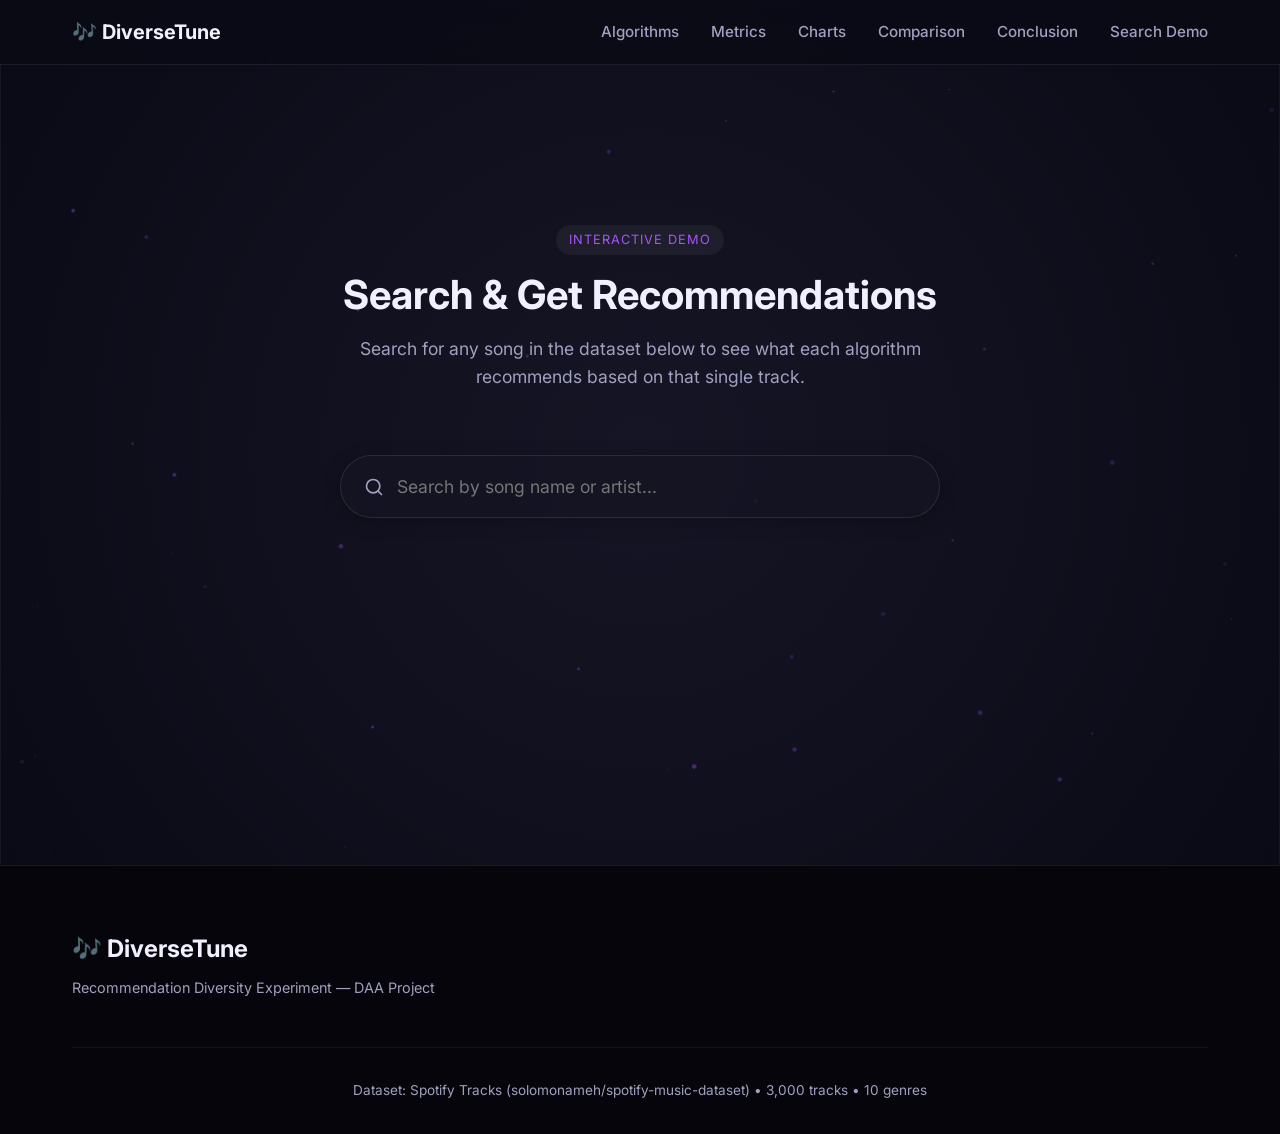
<file: search.html>
<!DOCTYPE html>
<html lang="en">
<head>
    <meta charset="UTF-8">
    <meta name="viewport" content="width=device-width, initial-scale=1.0">
    <title>Interactive Search — DiverseTune</title>
    <link href="https://fonts.googleapis.com/css2?family=Inter:wght@300;400;500;600;700;800;900&family=JetBrains+Mono:wght@400;500;600&display=swap" rel="stylesheet">
    <link rel="stylesheet" href="index.css">
    <style>
        /* Slightly adjust main padding for stand-alone page */
        main { padding-top: 4rem; min-height: calc(100vh - 100px); }
    </style>
</head>
<body>
    <canvas id="particles-canvas"></canvas>

    <!-- Navigation -->
    <nav class="sticky-nav" id="sticky-nav">
        <div class="nav-inner">
            <a href="index.html" style="text-decoration:none;"><span class="nav-logo">🎶 DiverseTune</span></a>
            <div class="nav-links">
                <a href="index.html#algorithms" class="nav-link">Algorithms</a>
                <a href="index.html#metrics" class="nav-link">Metrics</a>
                <a href="index.html#visualizations" class="nav-link">Charts</a>
                <a href="index.html#comparison" class="nav-link">Comparison</a>
                <a href="index.html#conclusion" class="nav-link">Conclusion</a>
                <a href="search.html" class="nav-link active">Search Demo</a>
            </div>
        </div>
    </nav>

    <main>
        <section class="section" id="interactive-demo">
            <div class="container">
                <div class="section-header">
                    <span class="section-tag">Interactive Demo</span>
                    <h2 class="section-title">Search & Get Recommendations</h2>
                    <p class="section-desc">Search for any song in the dataset below to see what each algorithm recommends based on that single track.</p>
                </div>
                
                <div class="search-container">
                    <div class="search-input-wrapper">
                        <svg class="search-icon" width="20" height="20" viewBox="0 0 24 24" fill="none" stroke="currentColor" stroke-width="2" stroke-linecap="round" stroke-linejoin="round">
                            <circle cx="11" cy="11" r="8"></circle>
                            <line x1="21" y1="21" x2="16.65" y2="16.65"></line>
                        </svg>
                        <input type="text" id="track-search-input" class="search-input" placeholder="Search by song name or artist..." autocomplete="off">
                        <button type="button" id="search-clear-btn" class="search-action-btn" title="Clear">
                            <svg width="18" height="18" viewBox="0 0 24 24" fill="none" stroke="currentColor" stroke-width="2" stroke-linecap="round" stroke-linejoin="round">
                                <line x1="18" y1="6" x2="6" y2="18"></line>
                                <line x1="6" y1="6" x2="18" y2="18"></line>
                            </svg>
                        </button>
                    </div>
                    <div id="search-results" class="search-results-dropdown">
                        <!-- Filled by JS -->
                    </div>
                </div>

                <div id="demo-seed-info" style="text-align: center; margin-bottom: 2rem; color: #1dd1a1; font-weight: 600; display: none;">
                    Showing recommendations based on: <span id="demo-seed-name"></span>
                </div>

                <div class="recs-grid" id="recs-grid-container" style="display: none;">
                    <div class="recs-card" id="recs-greedy">
                        <h4 class="recs-title recs-title-greedy">🔴 Greedy Picks</h4>
                        <ol class="recs-list" id="recs-list-greedy">
                        </ol>
                    </div>
                    <div class="recs-card" id="recs-content_filtering">
                        <h4 class="recs-title recs-title-content_filtering">🟢 Content Filtering Picks</h4>
                        <ol class="recs-list" id="recs-list-content_filtering">
                        </ol>
                    </div>
                    <div class="recs-card" id="recs-mmr">
                        <h4 class="recs-title recs-title-mmr">🟠 MMR (λ=0.7) Picks</h4>
                        <ol class="recs-list" id="recs-list-mmr">
                        </ol>
                    </div>
                    <div class="recs-card" id="recs-mmr_floor">
                        <h4 class="recs-title recs-title-mmr_floor">🟩 MMR + Niche Floor Picks</h4>
                        <ol class="recs-list" id="recs-list-mmr_floor">
                        </ol>
                    </div>
                    <div class="recs-card" id="recs-graph_dpp_rerank">
                        <h4 class="recs-title recs-title-graph_dpp_rerank">🟣 Graph DPP Rerank Picks</h4>
                        <ol class="recs-list" id="recs-list-graph_dpp_rerank">
                        </ol>
                    </div>
                </div>
            </div>
        </section>
    </main>

    <!-- Footer -->
    <footer class="footer" id="footer">
        <div class="container">
            <div class="footer-content">
                <div class="footer-brand">
                    <span class="footer-logo">🎶 DiverseTune</span>
                    <p>Recommendation Diversity Experiment — DAA Project</p>
                </div>
            </div>
            <div class="footer-bottom">
                <p>Dataset: Spotify Tracks (solomonameh/spotify-music-dataset) • 3,000 tracks • 10 genres</p>
            </div>
        </div>
    </footer>

    <script src="app.js"></script>
</body>
</html>
</file>
<file: index.css>
/* 
   Premium Dark Mode Styles for DiverseTune 
   Uses Inter & JetBrains Mono, vibrant gradients, glassmorphism, and micro-animations.
*/

:root {
    --bg-dark: #0a0a16;
    --bg-card: rgba(25, 25, 45, 0.6);
    --bg-card-hover: rgba(35, 35, 60, 0.8);
    --text-main: #f0f0ff;
    --text-muted: #a0a0c0;
    
    --accent-greedy: #ff4757;
    --accent-greedy-glow: rgba(255, 71, 87, 0.4);
    
    --accent-similar: #1dd1a1;
    --accent-similar-glow: rgba(29, 209, 161, 0.4);
    
    --accent-graph_dpp_rerank: #9b59b6;
    --accent-graph_dpp_rerank-glow: rgba(155, 89, 182, 0.5);
    
    --gradient-primary: linear-gradient(135deg, #a855f7, #3b82f6);
    --gradient-greedy: linear-gradient(135deg, #ff6b6b, #c0392b);
    --gradient-similar: linear-gradient(135deg, #1dd1a1, #01a3a4);
    --gradient-graph_dpp_rerank: linear-gradient(135deg, #9b59b6, #8e44ad);
    
    --glass-border: rgba(255, 255, 255, 0.08);
    --glass-shadow: 0 8px 32px 0 rgba(0, 0, 0, 0.3);
    
    --radius-md: 12px;
    --radius-lg: 20px;
    
    --transition: all 0.3s cubic-bezier(0.25, 0.8, 0.25, 1);
}

* {
    margin: 0;
    padding: 0;
    box-sizing: border-box;
}

body {
    font-family: 'Inter', sans-serif;
    background-color: var(--bg-dark);
    color: var(--text-main);
    line-height: 1.6;
    overflow-x: hidden;
}

html {
    scroll-behavior: smooth;
    scroll-padding-top: 80px; /* Prevents anchor links from hiding behind sticky nav */
}

/* Background Canvas */
#particles-canvas {
    position: fixed;
    top: 0;
    left: 0;
    width: 100vw;
    height: 100vh;
    z-index: -1;
    background: radial-gradient(circle at center, #151525 0%, #0a0a16 100%);
}

.container {
    max-width: 1200px;
    margin: 0 auto;
    padding: 0 2rem;
}

/* Typography */
h1, h2, h3, h4 {
    font-weight: 700;
    line-height: 1.2;
}

.gradient-text {
    background: var(--gradient-primary);
    -webkit-background-clip: text;
    background-clip: text;
    color: transparent;
}

/* Hero Section */
.hero {
    min-height: 100vh;
    display: flex;
    align-items: center;
    position: relative;
    padding: 6rem 0 3rem;
    text-align: center;
}

.hero-glow {
    position: absolute;
    top: 50%;
    left: 50%;
    transform: translate(-50%, -50%);
    width: 60vw;
    height: 60vw;
    background: radial-gradient(circle, rgba(59, 130, 246, 0.15) 0%, rgba(168, 85, 247, 0.1) 40%, transparent 70%);
    z-index: -1;
    filter: blur(60px);
}

.hero-badge {
    display: inline-block;
    padding: 0.5rem 1rem;
    background: rgba(255, 255, 255, 0.05);
    border: 1px solid var(--glass-border);
    border-radius: 50px;
    font-size: 0.85rem;
    font-weight: 500;
    text-transform: uppercase;
    letter-spacing: 1px;
    margin-bottom: 2rem;
    backdrop-filter: blur(10px);
    color: var(--text-muted);
}

.hero-title {
    font-size: clamp(3rem, 6vw, 5rem);
    margin-bottom: 1.5rem;
    letter-spacing: -1px;
}

.hero-subtitle-text {
    font-size: clamp(1.5rem, 3vw, 2.5rem);
    font-weight: 500;
    color: var(--text-main);
}

.hero-description {
    font-size: 1.1rem;
    color: var(--text-muted);
    max-width: 700px;
    margin: 0 auto 3rem;
}

.hero-stats {
    display: flex;
    justify-content: center;
    flex-wrap: wrap;
    gap: 1.5rem;
    margin-bottom: 4rem;
}

.stat-pill {
    background: var(--bg-card);
    border: 1px solid var(--glass-border);
    backdrop-filter: blur(10px);
    padding: 1rem 1.5rem;
    border-radius: var(--radius-lg);
    display: flex;
    flex-direction: column;
    align-items: center;
    min-width: 140px;
    transition: transform 0.3s ease, border-color 0.3s ease;
}

.stat-pill:hover {
    transform: translateY(-5px);
    border-color: rgba(255, 255, 255, 0.2);
}

.stat-number {
    font-size: 2rem;
    font-weight: 800;
    font-family: 'JetBrains Mono', monospace;
    background: var(--gradient-primary);
    -webkit-background-clip: text;
    background-clip: text;
    color: transparent;
}

.stat-label {
    font-size: 0.85rem;
    color: var(--text-muted);
    text-transform: uppercase;
    letter-spacing: 0.5px;
    margin-top: 0.25rem;
}

/* Interactive Search Demo */
.search-container {
    max-width: 600px;
    margin: 0 auto 3rem;
    position: relative;
}

.search-input-wrapper {
    position: relative;
    display: flex;
    align-items: center;
}

.search-icon {
    position: absolute;
    left: 1.5rem;
    color: var(--text-muted);
    pointer-events: none;
    transition: color 0.3s ease;
}

.search-input {
    width: 100%;
    padding: 1.25rem 3.5rem 1.25rem 3.5rem;
    font-size: 1.1rem;
    font-family: 'Inter', sans-serif;
    background: rgba(20, 20, 35, 0.8);
    border: 1px solid rgba(255, 255, 255, 0.1);
    border-radius: 50px;
    color: white;
    outline: none;
    transition: var(--transition);
    box-shadow: 0 4px 20px rgba(0, 0, 0, 0.2);
}

.search-input:focus {
    border-color: rgba(168, 85, 247, 0.6);
    box-shadow: 0 4px 25px rgba(168, 85, 247, 0.2);
    background: rgba(25, 25, 45, 0.95);
}

.search-input:focus + .search-icon {
    color: var(--accent-graph_dpp_rerank);
}

.search-action-btn {
    position: absolute;
    right: 1.25rem;
    background: none;
    border: none;
    color: var(--text-muted);
    cursor: pointer;
    display: none;
    align-items: center;
    justify-content: center;
    padding: 0.25rem;
    border-radius: 50%;
    transition: all 0.2s ease;
}

.search-action-btn:hover {
    color: white;
    background: rgba(255, 255, 255, 0.1);
}

.search-action-btn.visible {
    display: flex;
}

.search-spinner {
    animation: spin 1s linear infinite;
}

@keyframes spin {
    from { transform: rotate(0deg); }
    to { transform: rotate(360deg); }
}

.search-results-dropdown {
    position: absolute;
    top: 100%;
    left: 0;
    width: 100%;
    margin-top: 0.5rem;
    background: rgba(20, 20, 35, 0.95);
    backdrop-filter: blur(12px);
    border: 1px solid rgba(255, 255, 255, 0.1);
    border-radius: 12px;
    box-shadow: 0 10px 40px rgba(0, 0, 0, 0.5);
    max-height: 350px;
    overflow-y: auto;
    z-index: 50;
    opacity: 0;
    visibility: hidden;
    transform: translateY(-10px);
    transition: all 0.3s ease;
}

.search-results-dropdown.active {
    opacity: 1;
    visibility: visible;
    transform: translateY(0);
}

/* Custom scrollbar for dropdown */
.search-results-dropdown::-webkit-scrollbar {
    width: 6px;
}
.search-results-dropdown::-webkit-scrollbar-track {
    background: transparent;
}
.search-results-dropdown::-webkit-scrollbar-thumb {
    background: rgba(255, 255, 255, 0.2);
    border-radius: 6px;
}

.search-result-item {
    padding: 1rem 1.5rem;
    display: flex;
    justify-content: space-between;
    align-items: center;
    cursor: pointer;
    border-bottom: 1px solid rgba(255, 255, 255, 0.05);
    transition: background 0.2s ease;
}

.search-result-item:last-child {
    border-bottom: none;
}

.search-result-item:hover, .search-result-item.selected {
    background: rgba(255, 255, 255, 0.1);
}

.search-result-name {
    display: block;
    font-weight: 500;
    font-size: 1rem;
    color: var(--text-main);
}

.search-result-artist {
    display: block;
    font-size: 0.85rem;
    color: var(--text-muted);
}

.cta-button {
    display: inline-flex;
    align-items: center;
    gap: 0.5rem;
    padding: 1rem 2rem;
    background: var(--gradient-primary);
    color: white;
    text-decoration: none;
    font-weight: 600;
    border-radius: 50px;
    transition: var(--transition);
    box-shadow: 0 4px 15px rgba(168, 85, 247, 0.3);
}

.cta-button:hover {
    transform: translateY(-2px);
    box-shadow: 0 6px 20px rgba(168, 85, 247, 0.5);
}

/* Nav */
.sticky-nav {
    position: sticky;
    top: 0;
    z-index: 100;
    background: rgba(10, 10, 22, 0.8);
    backdrop-filter: blur(12px);
    border-bottom: 1px solid var(--glass-border);
    padding: 1rem 0;
}

.nav-inner {
    max-width: 1200px;
    margin: 0 auto;
    padding: 0 2rem;
    display: flex;
    justify-content: space-between;
    align-items: center;
}

.nav-logo {
    font-weight: 700;
    font-size: 1.25rem;
    color: var(--text-main);
}

.nav-links {
    display: flex;
    gap: 2rem;
}

.nav-link {
    color: var(--text-muted);
    text-decoration: none;
    font-size: 0.95rem;
    font-weight: 500;
    transition: var(--transition);
}

.nav-link:hover, .nav-link.active {
    color: var(--text-main);
}

/* Sections */
.section {
    padding: 6rem 0;
}

.section-dark {
    background: rgba(0, 0, 0, 0.2);
    border-top: 1px solid rgba(255, 255, 255, 0.02);
    border-bottom: 1px solid rgba(255, 255, 255, 0.02);
}

.section-header {
    text-align: center;
    margin-bottom: 4rem;
}

.section-tag {
    display: inline-block;
    padding: 0.3rem 0.8rem;
    background: rgba(255, 255, 255, 0.05);
    border-radius: 50px;
    font-size: 0.8rem;
    text-transform: uppercase;
    letter-spacing: 1px;
    color: #a855f7;
    margin-bottom: 1rem;
}

.section-title {
    font-size: 2.5rem;
    margin-bottom: 1rem;
}

.section-desc {
    color: var(--text-muted);
    max-width: 600px;
    margin: 0 auto;
    font-size: 1.1rem;
}

/* Algorithms */
.algo-grid {
    display: grid;
    grid-template-columns: repeat(auto-fit, minmax(300px, 1fr));
    gap: 2rem;
}

.algo-card {
    background: var(--bg-card);
    border: 1px solid var(--glass-border);
    border-radius: var(--radius-lg);
    padding: 2.5rem 2rem;
    transition: var(--transition);
    position: relative;
    overflow: hidden;
}

.algo-card::before {
    content: '';
    position: absolute;
    top: 0;
    left: 0;
    width: 100%;
    height: 4px;
    background: transparent;
    transition: var(--transition);
}

#algo-greedy:hover { transform: translateY(-10px); border-color: rgba(255, 71, 87, 0.3); }
#algo-greedy::before { background: var(--gradient-greedy); }

#algo-content_filtering:hover { transform: translateY(-10px); border-color: rgba(29, 209, 161, 0.3); }
#algo-content_filtering::before { background: var(--gradient-similar); }

#algo-graph_dpp_rerank:hover { transform: translateY(-10px); border-color: rgba(155, 89, 182, 0.3); box-shadow: 0 10px 40px rgba(155, 89, 182, 0.15); }
#algo-graph_dpp_rerank::before { background: var(--gradient-graph_dpp_rerank); }

.algo-card-featured {
    border-color: rgba(155, 89, 182, 0.3);
    background: linear-gradient(to bottom, rgba(25, 25, 45, 0.8), rgba(20, 20, 35, 0.9));
}

.featured-badge {
    position: absolute;
    top: 1rem;
    right: 1rem;
    background: var(--gradient-graph_dpp_rerank);
    color: white;
    font-size: 0.75rem;
    font-weight: 700;
    padding: 0.25rem 0.75rem;
    border-radius: 50px;
    text-transform: uppercase;
    box-shadow: 0 2px 10px rgba(155, 89, 182, 0.4);
}

.algo-icon {
    width: 64px;
    height: 64px;
    border-radius: 16px;
    display: flex;
    align-items: center;
    justify-content: center;
    margin-bottom: 1.5rem;
}

.algo-icon-greedy { background: rgba(255, 71, 87, 0.1); color: var(--accent-greedy); }
.algo-icon-content_filtering { background: rgba(29, 209, 161, 0.1); color: var(--accent-similar); }
.algo-icon-graph_dpp_rerank { background: rgba(155, 89, 182, 0.1); color: var(--accent-graph_dpp_rerank); }

.algo-name {
    font-size: 1.5rem;
    margin-bottom: 0.25rem;
}

.algo-type {
    display: inline-block;
    font-size: 0.85rem;
    color: var(--text-muted);
    margin-bottom: 1rem;
}

.algo-desc {
    color: var(--text-muted);
    font-size: 0.95rem;
    margin-bottom: 1.5rem;
    min-height: 80px;
}

.algo-traits {
    display: flex;
    flex-wrap: wrap;
    gap: 0.5rem;
    margin-bottom: 1.5rem;
}

.trait {
    font-size: 0.75rem;
    padding: 0.25rem 0.75rem;
    border-radius: 4px;
    font-weight: 600;
}

.trait-bad { background: rgba(255, 71, 87, 0.15); color: #ff6b6b; }
.trait-neutral { background: rgba(255, 255, 255, 0.1); color: #ccc; }
.trait-good { background: rgba(29, 209, 161, 0.15); color: #1dd1a1; }

.algo-complexity {
    display: flex;
    justify-content: space-between;
    font-family: 'JetBrains Mono', monospace;
    font-size: 0.8rem;
    color: var(--text-muted);
    padding-top: 1rem;
    border-top: 1px dashed rgba(255, 255, 255, 0.1);
}

/* Metrics Dashboard */
.metrics-dashboard {
    display: grid;
    grid-template-columns: repeat(auto-fit, minmax(300px, 1fr));
    gap: 2rem;
    margin-bottom: 4rem;
}

.metric-column {
    background: var(--bg-card);
    border: 1px solid var(--glass-border);
    border-radius: var(--radius-lg);
    overflow: hidden;
}

.metric-column-featured {
    border-color: rgba(155, 89, 182, 0.3);
    box-shadow: 0 0 30px rgba(155, 89, 182, 0.1);
}

.metric-header {
    padding: 1.5rem;
    text-align: center;
    border-bottom: 1px solid var(--glass-border);
}

.metric-header h3 { margin-bottom: 0.25rem; }
.metric-header span { font-size: 0.8rem; opacity: 0.8; }

.metric-header-greedy { background: rgba(255, 71, 87, 0.1); color: #ff6b6b; }
.metric-header-content_filtering { background: rgba(29, 209, 161, 0.1); color: #1dd1a1; }
.metric-header-graph_dpp_rerank { background: rgba(155, 89, 182, 0.15); color: #e056fd; }

.metric-body {
    padding: 1.5rem;
}

.metric-item {
    margin-bottom: 1.5rem;
}
.metric-item:last-child { margin-bottom: 0; }

.metric-bar-container {
    height: 8px;
    background: rgba(255, 255, 255, 0.05);
    border-radius: 4px;
    margin-bottom: 0.5rem;
    overflow: hidden;
}

.metric-bar {
    height: 100%;
    border-radius: 4px;
    width: 0; /* Animated via JS */
    transition: width 1.5s cubic-bezier(0.25, 1, 0.5, 1);
}

.metric-bar-greedy { background: var(--gradient-greedy); }
.metric-bar-content_filtering { background: var(--gradient-similar); }
.metric-bar-graph_dpp_rerank { background: var(--gradient-graph_dpp_rerank); }

.metric-info {
    display: flex;
    justify-content: space-between;
    font-size: 0.85rem;
}

.metric-label { color: var(--text-muted); }
.metric-value { 
    font-family: 'JetBrains Mono', monospace; 
    font-weight: 600; 
    color: var(--text-main);
}

/* Console Output */
.console-output {
    background: #0d0d16;
    border: 1px solid #2a2a3e;
    border-radius: 8px;
    overflow: hidden;
    max-width: 800px;
    margin: 0 auto;
}

.console-header {
    background: #1a1a2e;
    padding: 0.75rem 1rem;
    display: flex;
    align-items: center;
    border-bottom: 1px solid #2a2a3e;
}

.console-dots {
    display: flex;
    gap: 6px;
    margin-right: 15px;
}

.console-dots span {
    width: 12px;
    height: 12px;
    border-radius: 50%;
}
.console-dots span:nth-child(1) { background: #ff5f56; }
.console-dots span:nth-child(2) { background: #ffbd2e; }
.console-dots span:nth-child(3) { background: #27c93f; }

.console-title {
    color: #8a8a9e;
    font-size: 0.85rem;
    font-family: 'Inter', sans-serif;
}

.console-body {
    padding: 1.5rem;
    margin: 0;
    overflow-x: auto;
}

.console-body code {
    font-family: 'JetBrains Mono', monospace;
    font-size: 0.9rem;
    line-height: 1.5;
    color: #e0e0ff;
}

/* Visualizations */
.charts-grid {
    display: grid;
    grid-template-columns: 1fr 1fr;
    gap: 2rem;
}

.chart-card {
    background: var(--bg-card);
    border: 1px solid var(--glass-border);
    border-radius: var(--radius-lg);
    padding: 2rem;
    display: flex;
    flex-direction: column;
}

.chart-card-wide {
    grid-column: 1 / -1;
}

.chart-title {
    font-size: 1.25rem;
    margin-bottom: 0.5rem;
}

.chart-desc {
    color: var(--text-muted);
    font-size: 0.9rem;
    margin-bottom: 1.5rem;
}

canvas {
    width: 100% !important;
    height: auto !important;
    background: rgba(15, 15, 35, 0.5);
    border-radius: 8px;
    border: 1px solid rgba(255, 255, 255, 0.05);
}

/* Comparison Table */
.table-wrapper {
    overflow-x: auto;
    background: var(--bg-card);
    border: 1px solid var(--glass-border);
    border-radius: var(--radius-lg);
}

.comparison-table {
    width: 100%;
    border-collapse: collapse;
    text-align: left;
}

.comparison-table th, .comparison-table td {
    padding: 1.25rem 1.5rem;
    border-bottom: 1px solid rgba(255, 255, 255, 0.05);
}

.comparison-table th {
    font-weight: 600;
    font-size: 1.1rem;
    background: rgba(0, 0, 0, 0.2);
}

.comparison-table th small {
    display: block;
    font-size: 0.8rem;
    font-weight: 400;
    color: var(--text-muted);
    margin-top: 0.25rem;
}

.th-greedy { color: #ff6b6b; }
.th-content_filtering { color: #1dd1a1; }
.th-graph_dpp_rerank { color: #e056fd; }

.td-label {
    font-weight: 500;
    color: var(--text-main);
    width: 25%;
}

.td-best {
    font-weight: 700;
    border: 1px solid rgba(255, 255, 255, 0.1);
    background: rgba(255, 255, 255, 0.05);
}

.td-winner {
    text-align: center;
}

.winner-badge {
    display: inline-block;
    padding: 0.3rem 0.8rem;
    border-radius: 50px;
    font-size: 0.8rem;
    font-weight: 600;
    text-transform: uppercase;
}

.winner-greedy { background: rgba(255, 71, 87, 0.1); color: #ff6b6b; }
.winner-content_filtering { background: rgba(29, 209, 161, 0.1); color: #1dd1a1; }
.winner-graph_dpp_rerank { background: rgba(155, 89, 182, 0.2); color: #e056fd; border: 1px solid rgba(155, 89, 182, 0.3); }

.bias-indicator {
    font-size: 0.85rem;
    padding: 0.2rem 0.5rem;
    border-radius: 4px;
}
.bias-high { background: rgba(255, 71, 87, 0.15); color: #ff6b6b; }
.bias-medium { background: rgba(243, 156, 18, 0.15); color: #f39c12; }
.bias-low { background: rgba(29, 209, 161, 0.15); color: #1dd1a1; }

/* Sample Recommendations */
.recs-grid {
    display: grid;
    grid-template-columns: repeat(auto-fit, minmax(300px, 1fr));
    gap: 1.5rem;
}

.recs-card {
    background: var(--bg-card);
    border: 1px solid var(--glass-border);
    border-radius: var(--radius-md);
    padding: 1.5rem;
    max-height: 500px;
    overflow-y: auto;
}

.recs-title {
    margin-bottom: 1rem;
    padding-bottom: 0.5rem;
    border-bottom: 1px solid var(--glass-border);
}

.recs-title-greedy { color: #ff6b6b; }
.recs-title-content_filtering { color: #1dd1a1; }
.recs-title-graph_dpp_rerank { color: #e056fd; }

.recs-list {
    list-style: none;
}

.recs-item {
    padding: 0.75rem 0;
    border-bottom: 1px dashed rgba(255, 255, 255, 0.05);
    display: flex;
    justify-content: space-between;
    align-items: center;
}

.recs-item:last-child {
    border-bottom: none;
}

.recs-song {
    display: flex;
    flex-direction: column;
}

.recs-name {
    font-weight: 500;
    font-size: 0.95rem;
}

.recs-artist {
    font-size: 0.8rem;
    color: var(--text-muted);
}

.recs-pop {
    font-family: 'JetBrains Mono', monospace;
    font-size: 0.8rem;
    padding: 0.2rem 0.5rem;
    border-radius: 12px;
    background: rgba(255, 255, 255, 0.05);
}

.pop-high { color: #ff6b6b; }
.pop-med { color: #f39c12; }
.pop-low { color: #1dd1a1; }

/* Conclusions */
.conclusion-grid {
    display: grid;
    grid-template-columns: repeat(auto-fit, minmax(280px, 1fr));
    gap: 1.5rem;
    margin-bottom: 4rem;
}

.conclusion-card {
    background: var(--bg-card);
    border: 1px solid var(--glass-border);
    border-radius: var(--radius-md);
    padding: 2rem;
    transition: var(--transition);
}

.conclusion-card:hover {
    transform: translateY(-5px);
    background: rgba(35, 35, 60, 0.9);
}

.conclusion-icon {
    font-size: 2.5rem;
    margin-bottom: 1rem;
}

.conclusion-card h3 {
    margin-bottom: 1rem;
    font-size: 1.25rem;
}

.conclusion-card p {
    color: var(--text-muted);
    font-size: 0.95rem;
}

.conclusion-winner {
    background: linear-gradient(135deg, rgba(155, 89, 182, 0.1), rgba(59, 130, 246, 0.1));
    border-color: rgba(155, 89, 182, 0.3);
}

/* Formulas */
.formula-card {
    background: #11111e;
    border: 1px dashed rgba(255, 255, 255, 0.15);
    border-radius: var(--radius-lg);
    padding: 2.5rem;
}

.formula-card h3 {
    text-align: center;
    margin-bottom: 2rem;
    color: var(--text-muted);
}

.formula-grid {
    display: grid;
    grid-template-columns: repeat(auto-fit, minmax(300px, 1fr));
    gap: 2rem;
}

.formula-item {
    text-align: center;
}

.formula-item h4 {
    font-size: 1rem;
    margin-bottom: 1rem;
    color: #e0e0ff;
}

.formula-math {
    background: #0a0a16;
    padding: 1rem;
    border-radius: 8px;
    font-family: 'JetBrains Mono', serif;
    font-size: 1.2rem;
    margin-bottom: 0.75rem;
    display: inline-flex;
    align-items: center;
    letter-spacing: 1px;
}

.formula-item p {
    font-size: 0.85rem;
    color: var(--text-muted);
}

.frac {
    display: inline-flex;
    flex-direction: column;
    align-items: center;
    margin: 0 0.5rem;
    vertical-align: middle;
}

.num {
    border-bottom: 1px solid #fff;
    padding: 0 0.2rem;
}

.den {
    padding: 0 0.2rem;
}

/* Footer */
.footer {
    border-top: 1px solid var(--glass-border);
    padding: 4rem 0 2rem;
    background: #05050b;
}

.footer-content {
    display: flex;
    justify-content: space-between;
    flex-wrap: wrap;
    gap: 2rem;
    margin-bottom: 3rem;
}

.footer-logo {
    display: block;
    font-size: 1.5rem;
    font-weight: 700;
    margin-bottom: 0.5rem;
}

.footer-brand p {
    color: var(--text-muted);
    font-size: 0.9rem;
}

.footer-tech h4 {
    margin-bottom: 1rem;
    color: var(--text-main);
}

.tech-pills {
    display: flex;
    flex-wrap: wrap;
    gap: 0.5rem;
}

.tech-pills span {
    background: rgba(255, 255, 255, 0.05);
    padding: 0.25rem 0.75rem;
    border-radius: 50px;
    font-size: 0.8rem;
    color: var(--text-muted);
}

.footer-bottom {
    text-align: center;
    padding-top: 2rem;
    border-top: 1px solid rgba(255, 255, 255, 0.05);
    color: var(--text-muted);
    font-size: 0.85rem;
}

/* Responsive */
@media (max-width: 768px) {
    .charts-grid {
        grid-template-columns: 1fr;
    }
    .nav-links {
        display: none;
    }
}

/* ── Added series: MMR (amber) and MMR + niche floor (green); colours match the plots ── */
:root {
    --accent-mmr: #f59e0b;
    --gradient-mmr: linear-gradient(135deg, #fbbf24, #d97706);
    --accent-mmr_floor: #22c55e;
    --gradient-mmr_floor: linear-gradient(135deg, #4ade80, #16a34a);
}
#algo-mmr:hover { transform: translateY(-10px); border-color: rgba(245, 158, 11, 0.3); }
#algo-mmr::before { background: var(--gradient-mmr); }
#algo-mmr_floor:hover { transform: translateY(-10px); border-color: rgba(34, 197, 94, 0.3); }
#algo-mmr_floor::before { background: var(--gradient-mmr_floor); }
.algo-icon-mmr { background: rgba(245, 158, 11, 0.12); color: var(--accent-mmr); }
.algo-icon-mmr_floor { background: rgba(34, 197, 94, 0.12); color: var(--accent-mmr_floor); }
.metric-header-mmr { background: rgba(245, 158, 11, 0.12); color: #fbbf24; }
.metric-header-mmr_floor { background: rgba(34, 197, 94, 0.12); color: #4ade80; }
.metric-bar-mmr { background: var(--gradient-mmr); }
.metric-bar-mmr_floor { background: var(--gradient-mmr_floor); }
.th-mmr { color: #fbbf24; }
.th-mmr_floor { color: #4ade80; }
.winner-mmr { background: rgba(245, 158, 11, 0.12); color: #fbbf24; }
.winner-mmr_floor { background: rgba(34, 197, 94, 0.12); color: #4ade80; }
.recs-title-mmr { color: #fbbf24; }
.recs-title-mmr_floor { color: #4ade80; }
.stat-note { color: var(--text-muted); font-size: 0.85rem; margin-top: 1rem; line-height: 1.5; }
.metric-sub { display: block; color: var(--text-muted); font-size: 0.75rem; }
.td-note { color: var(--text-muted); font-size: 0.75rem; display: block; }
.load-error { padding: 2rem; text-align: center; color: #ff6b6b; border: 1px dashed rgba(255,107,107,0.4); border-radius: 12px; }
</file>
